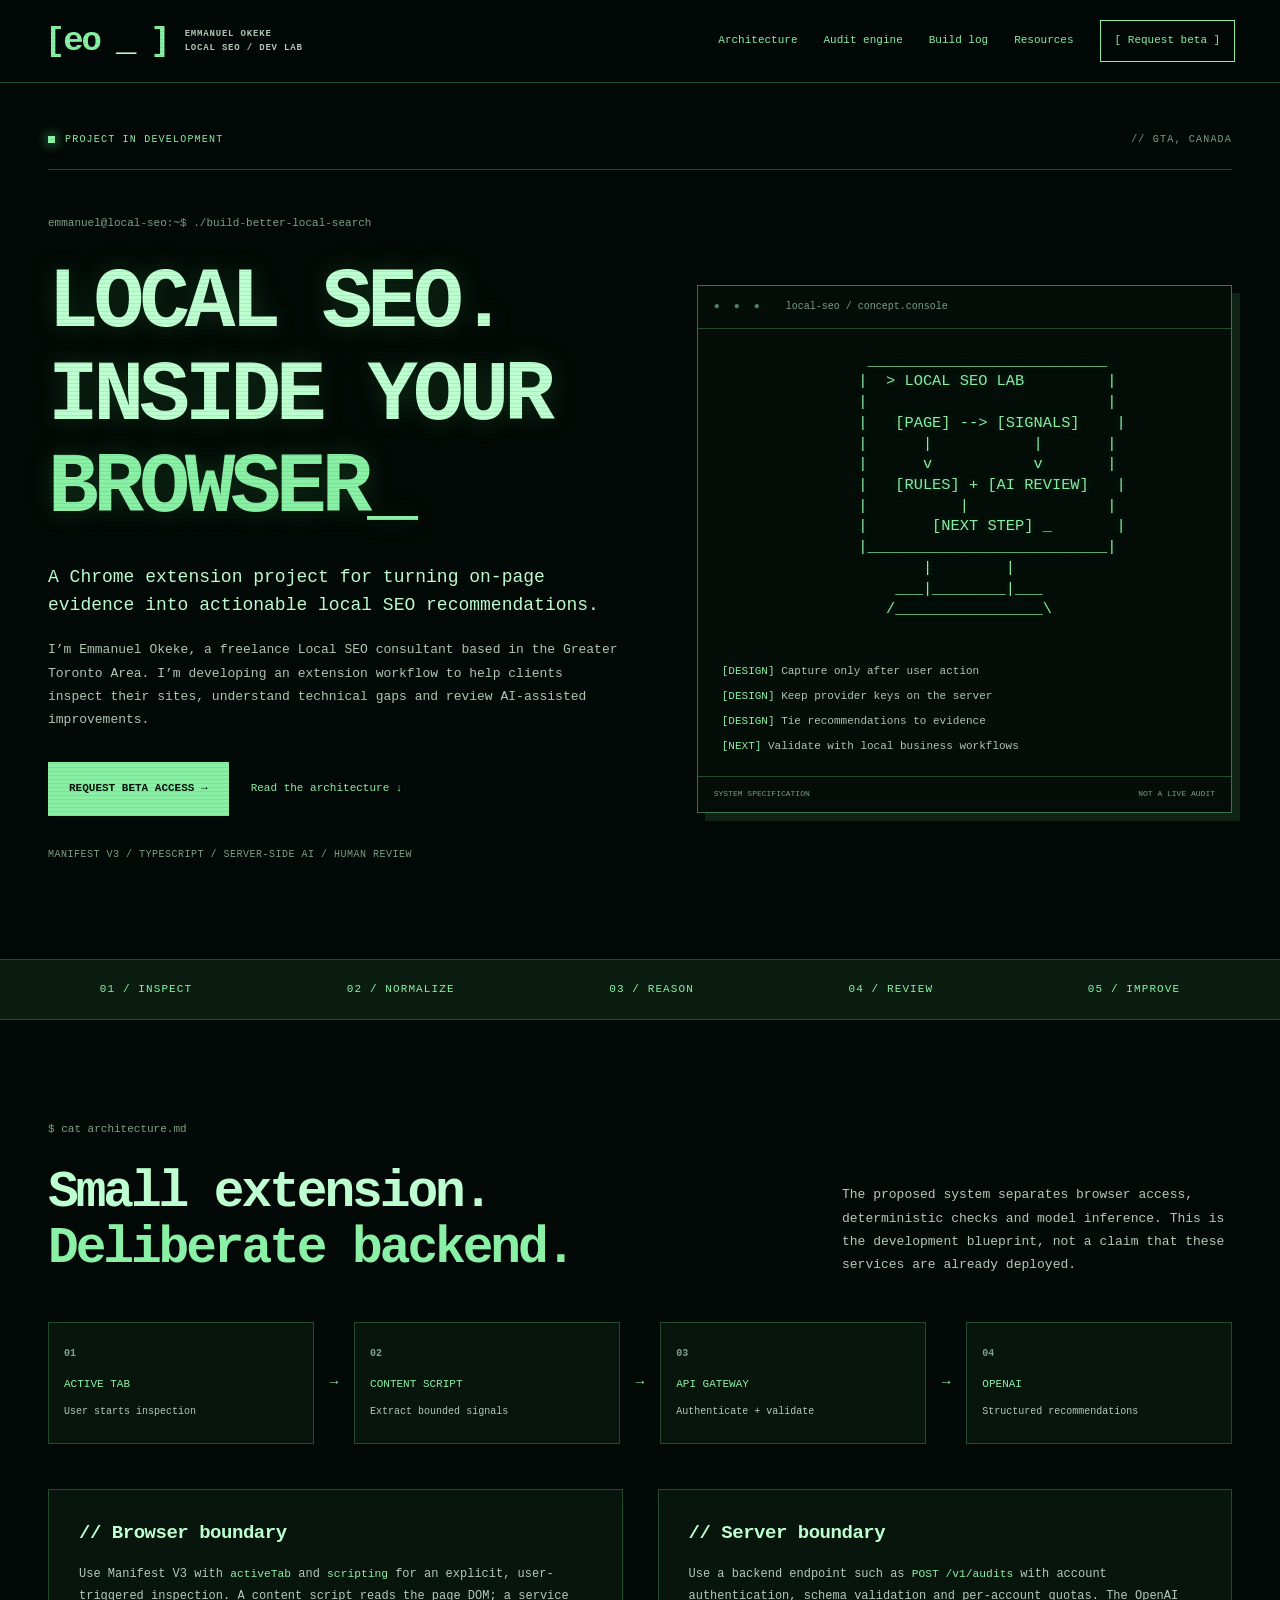
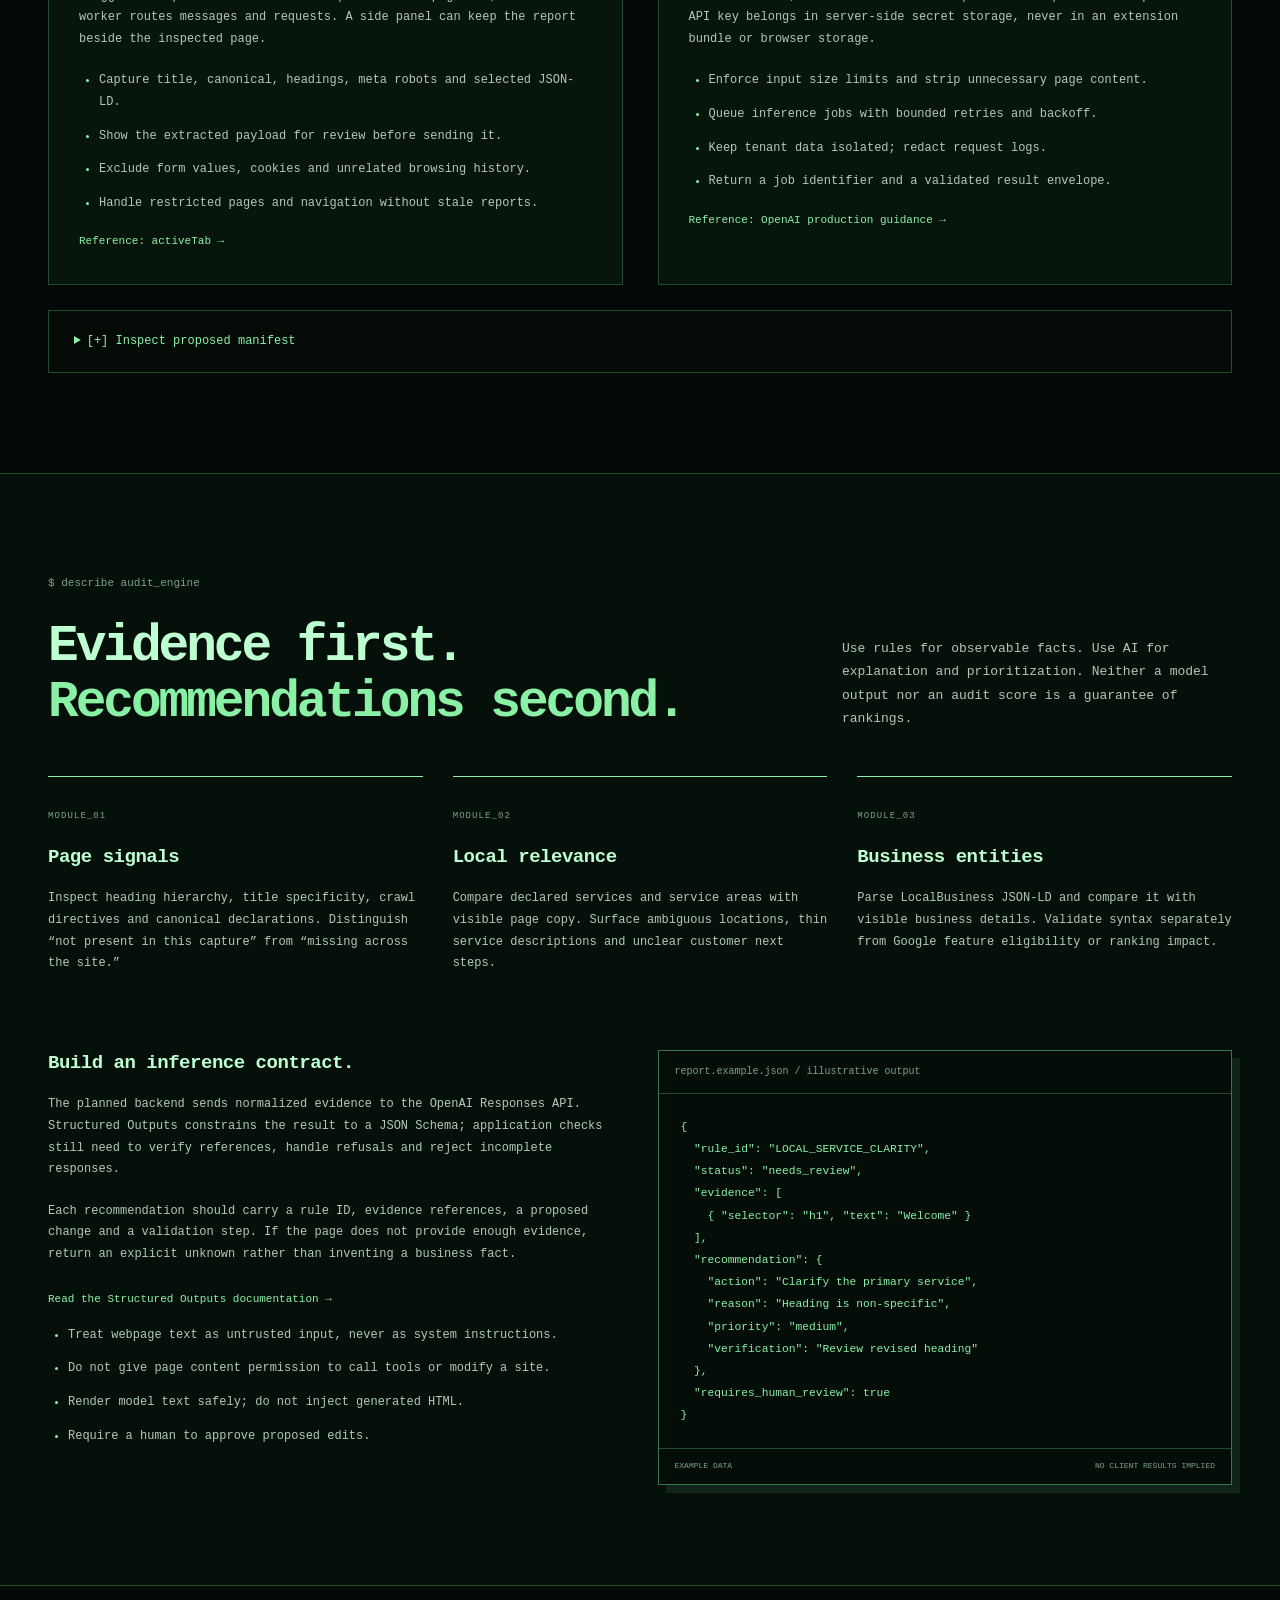
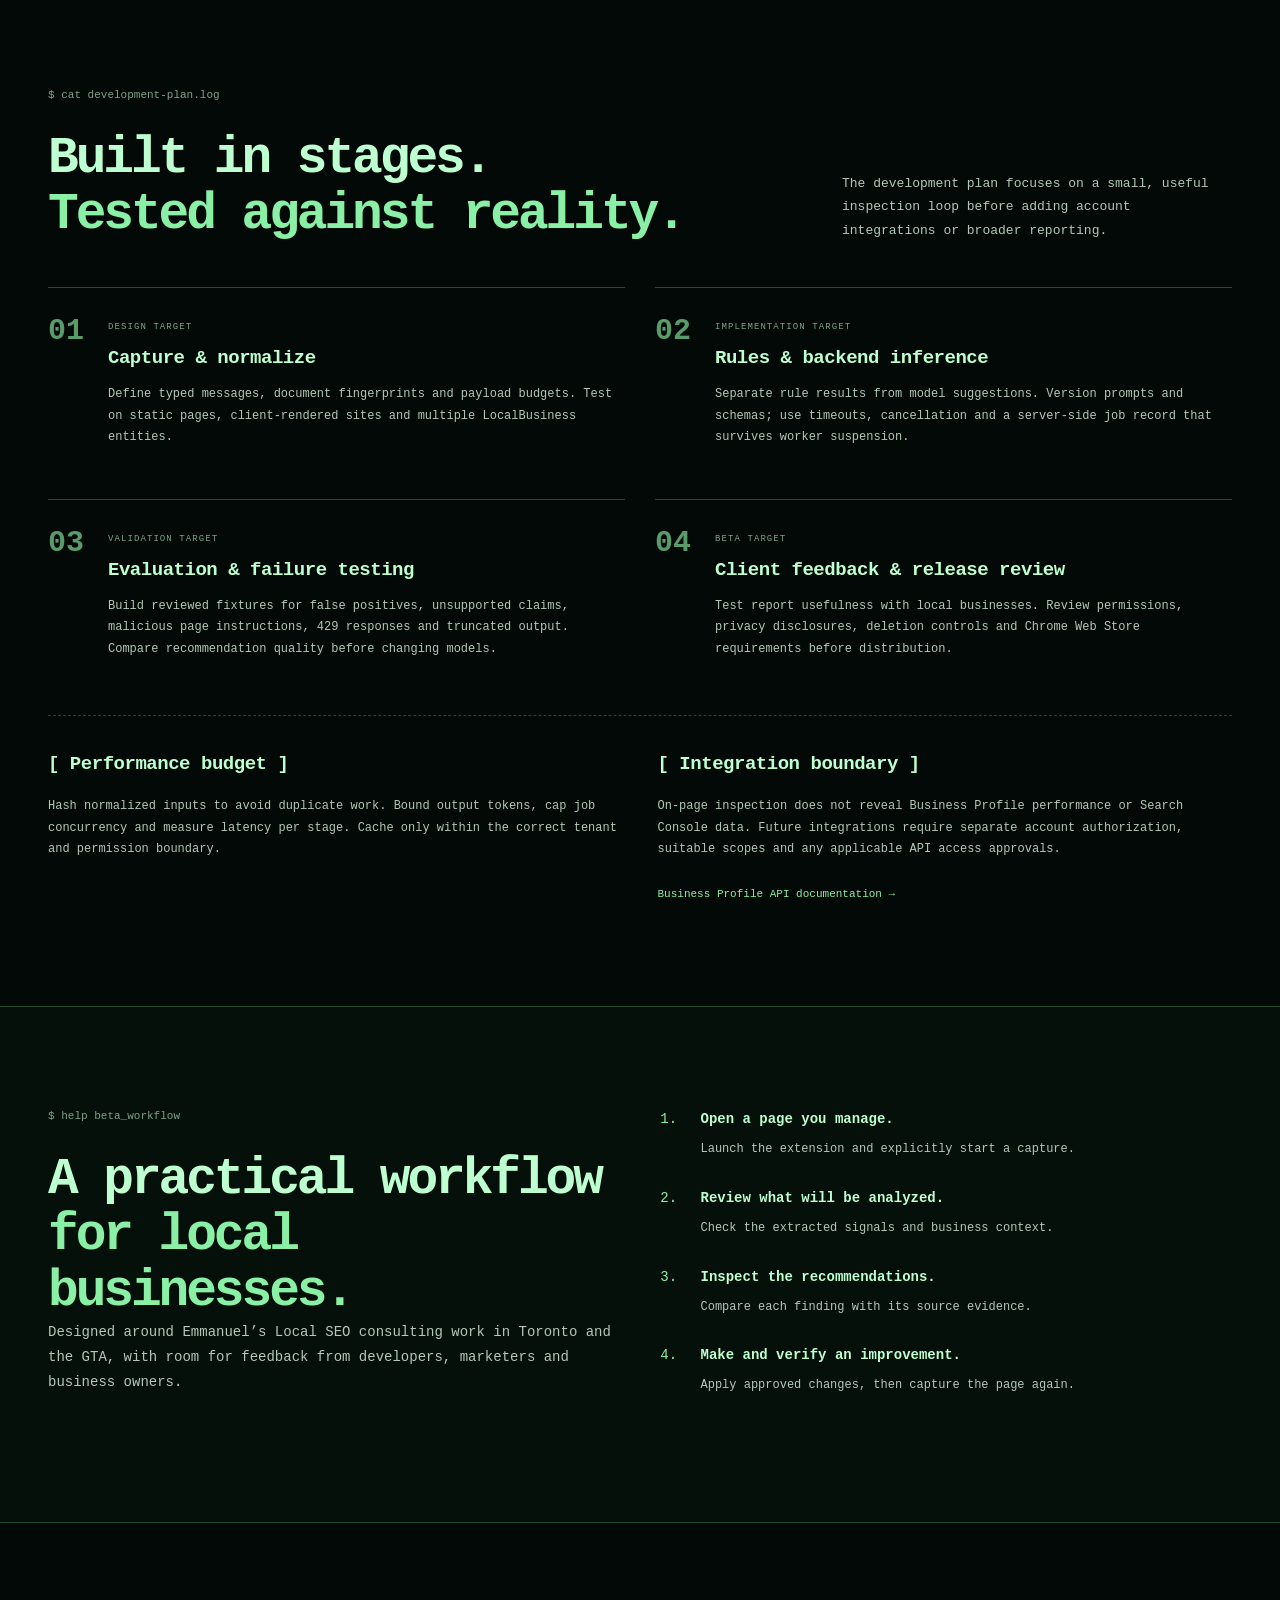
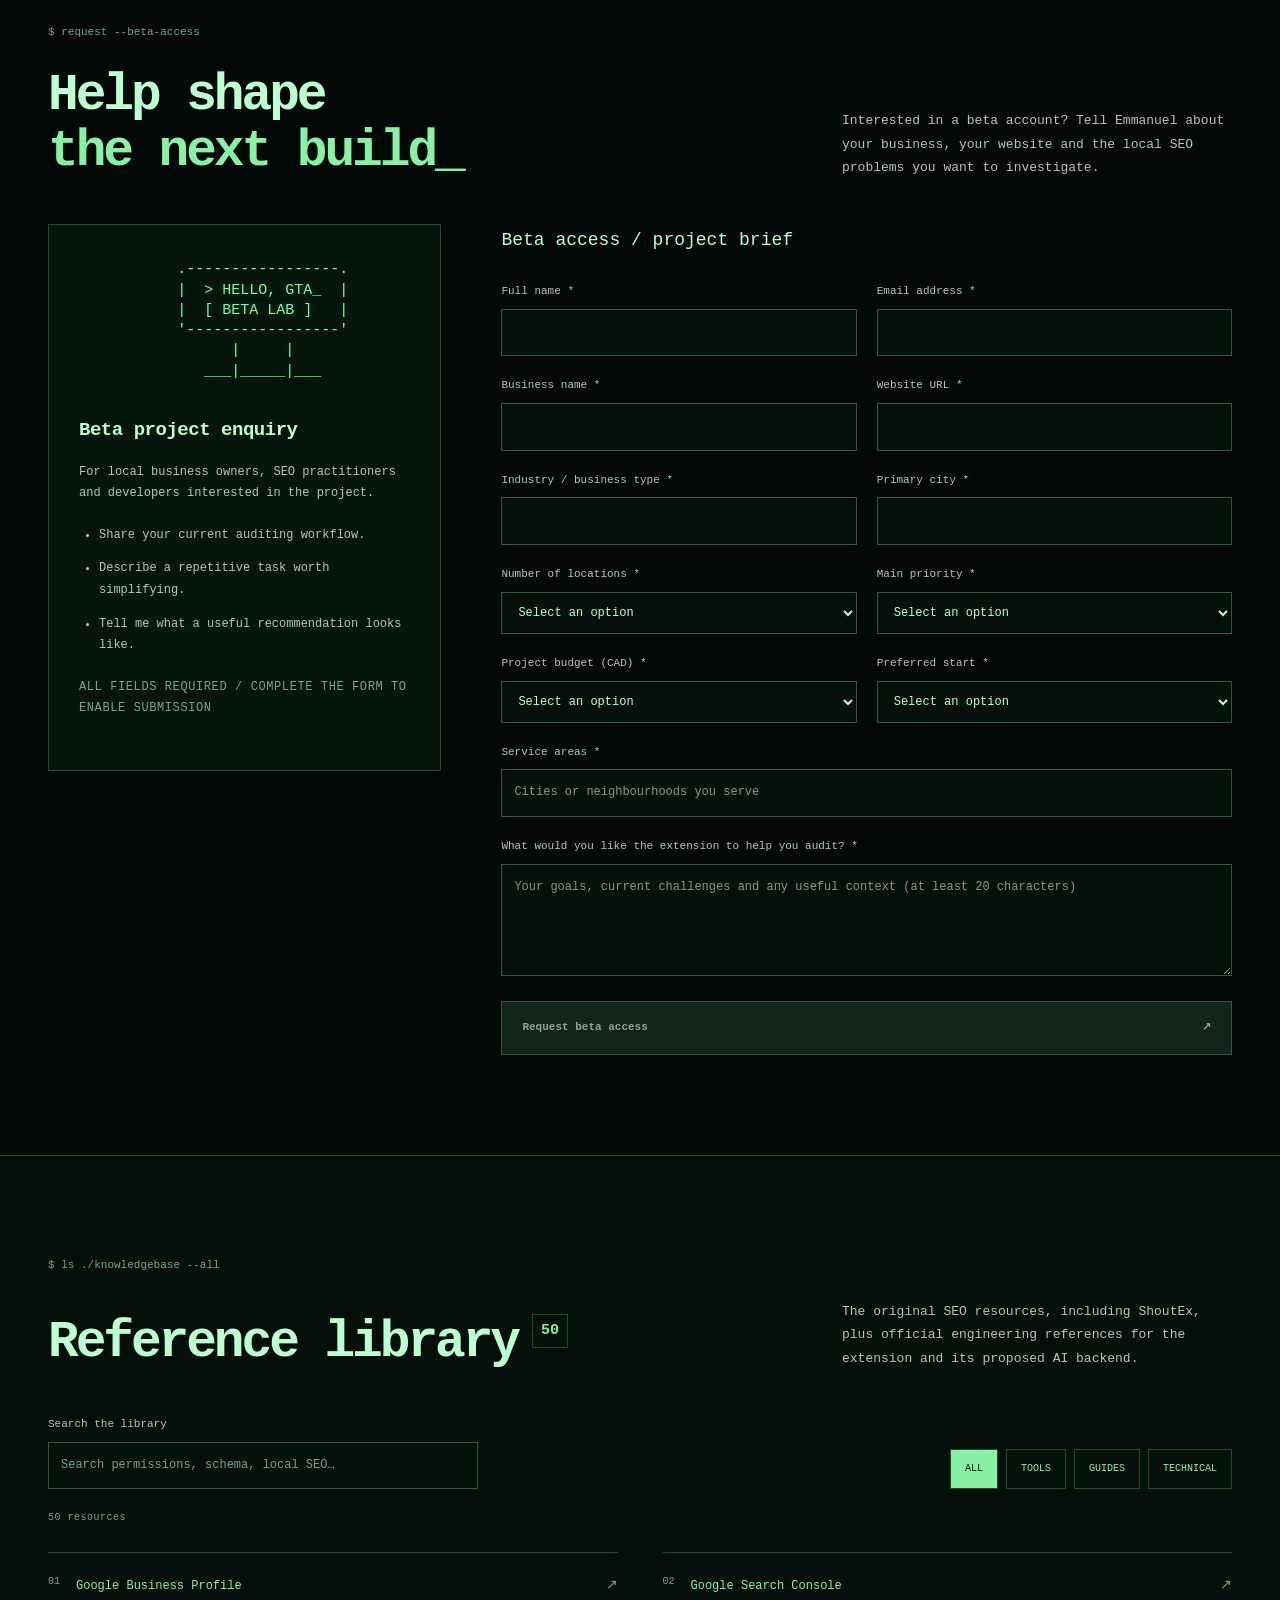
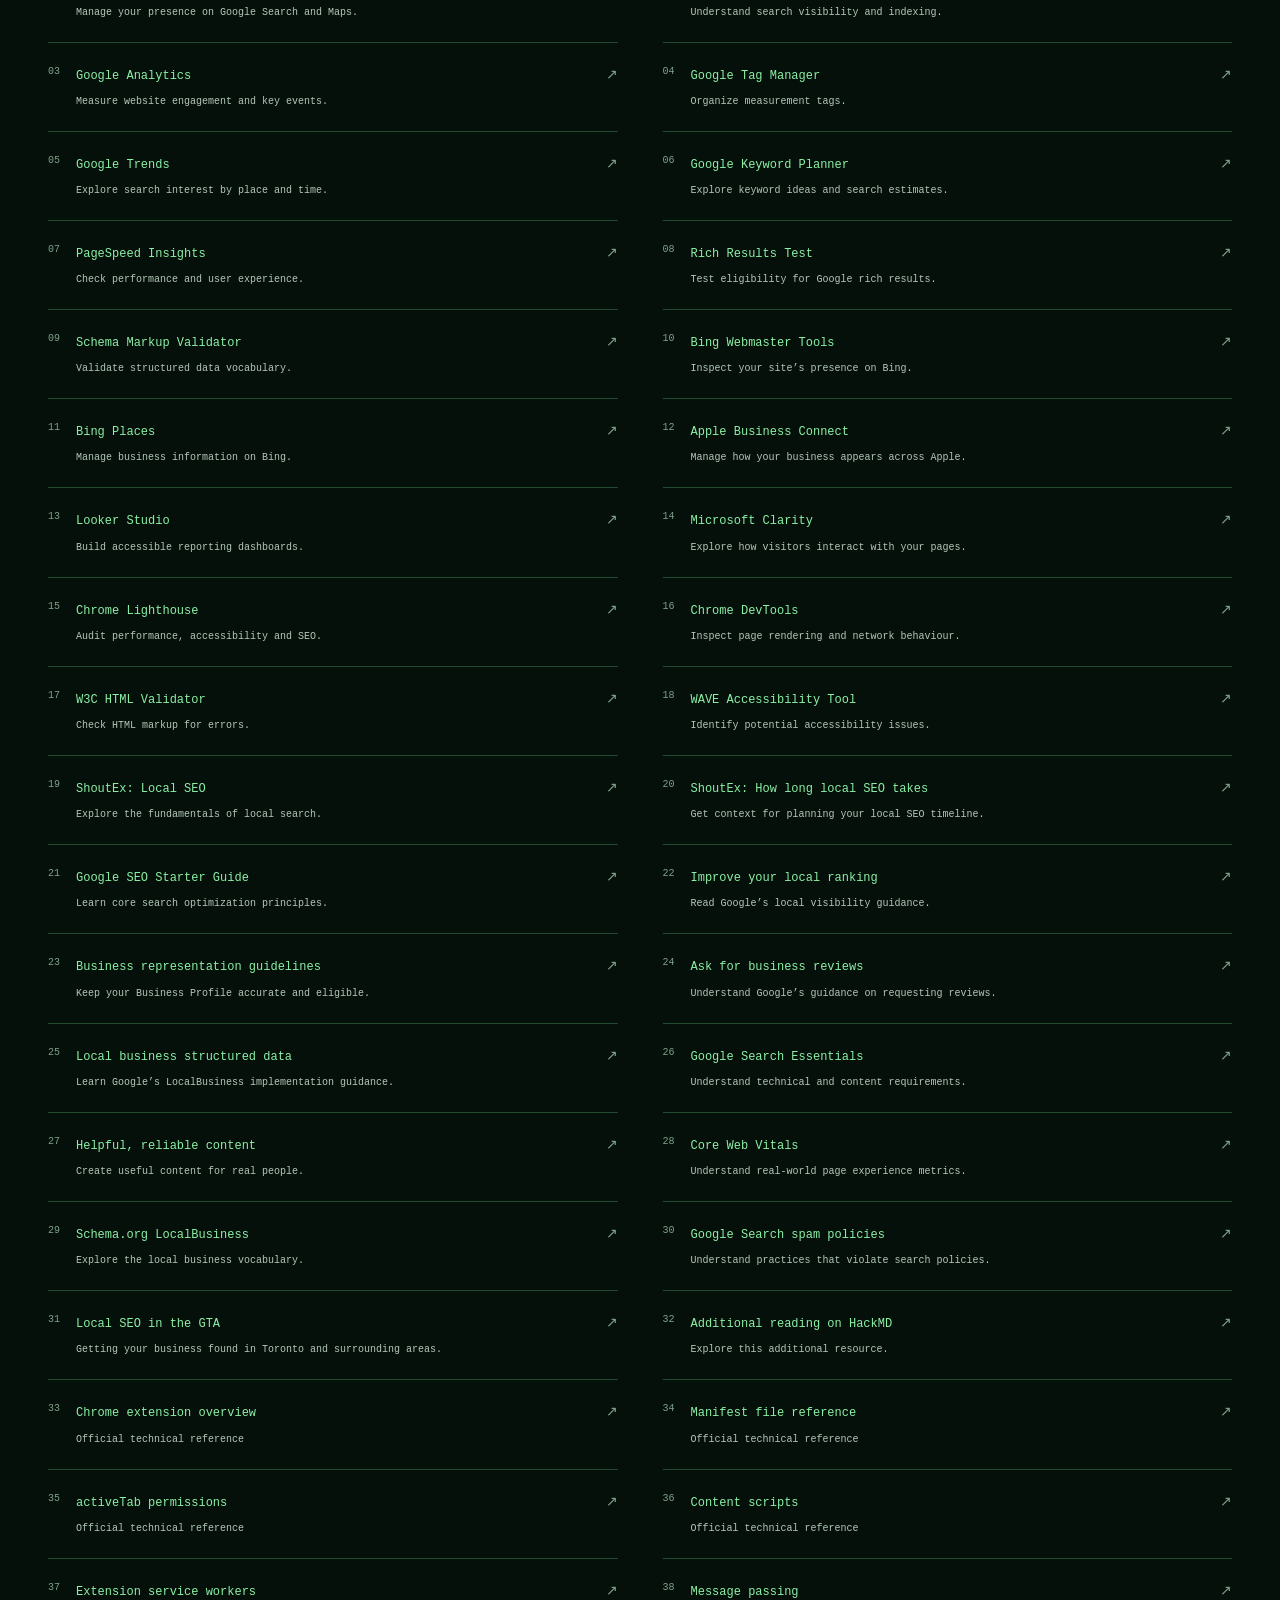
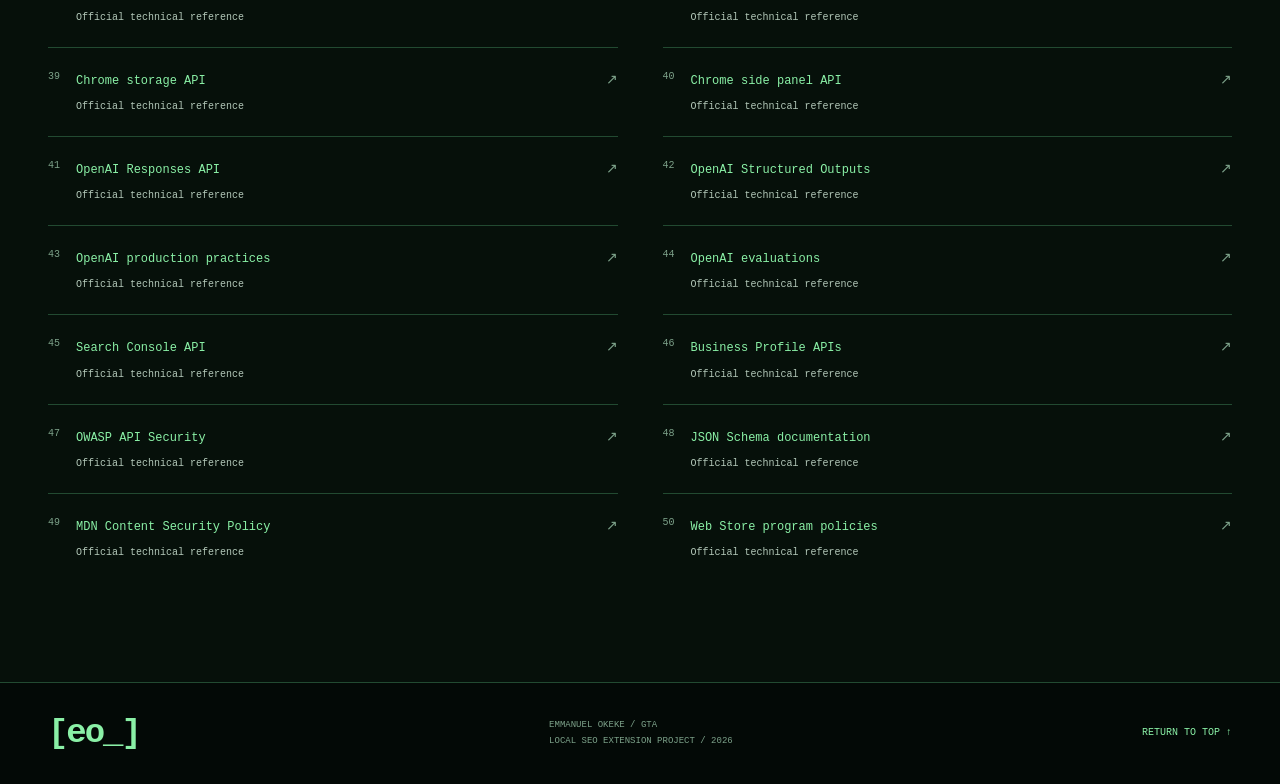
<file: index.html>
<!doctype html><html lang="en-CA"><head><meta charset="utf-8"><meta name="viewport" content="width=device-width, initial-scale=1"><meta name="theme-color" content="#030a06"><meta name="description" content="Emmanuel Okeke’s Local SEO Chrome extension project: Manifest V3, evidence-based audits and a server-side OpenAI recommendation pipeline. Explore the technical plan and enquire about beta access."><meta http-equiv="Content-Security-Policy" content="default-src 'self'; script-src 'self'; style-src 'self'; img-src 'self'; connect-src 'none'; form-action 'none'; base-uri 'none'; object-src 'none'"><title>Okeke / Local SEO Dev Terminal</title><link rel="icon" href="favicon.svg"><link rel="stylesheet" href="styles.css"><script src="script.js" defer></script></head><body><a class="skip" href="#main">Skip to content</a><header><a class="brand" href="#home">[eo<span>_</span>]<small>EMMANUEL OKEKE<br>LOCAL SEO / DEV LAB</small></a><button class="menu" aria-expanded="false" aria-controls="navigation">[ MENU ]</button><nav id="navigation" aria-label="Main navigation"><a href="#architecture">Architecture</a><a href="#engine">Audit engine</a><a href="#build">Build log</a><a href="#resources">Resources</a><a class="nav-cta" href="#contact">[ Request beta ]</a></nav></header><main id="main">
<section id="home" class="hero wrap"><div class="status"><span class="led"></span> PROJECT IN DEVELOPMENT <span>// GTA, CANADA</span></div><div class="hero-grid"><div><p class="command">emmanuel@local-seo:~$ ./build-better-local-search</p><h1>LOCAL SEO.<br>INSIDE YOUR<br><span>BROWSER_</span></h1><p class="lead">A Chrome extension project for turning on-page evidence into actionable local SEO recommendations.</p><p>I’m Emmanuel Okeke, a freelance Local SEO consultant based in the Greater Toronto Area. I’m developing an extension workflow to help clients inspect their sites, understand technical gaps and review AI-assisted improvements.</p><div class="actions"><a class="button" href="#contact">REQUEST BETA ACCESS →</a><a class="plain" href="#architecture">Read the architecture ↓</a></div><p class="micro">MANIFEST V3 / TYPESCRIPT / SERVER-SIDE AI / HUMAN REVIEW</p></div><div class="terminal"><div class="bar"><span>● ● ●</span> local-seo / concept.console</div><pre class="ascii" aria-label="ASCII drawing of a computer terminal">
       __________________________
      |  &gt; LOCAL SEO LAB         |
      |                          |
      |   [PAGE] --&gt; [SIGNALS]    |
      |      |           |       |
      |      v           v       |
      |   [RULES] + [AI REVIEW]   |
      |          |               |
      |       [NEXT STEP] _       |
      |__________________________|
             |        |
          ___|________|___
         /________________\
</pre><div class="boot"><p><b>[DESIGN]</b> Capture only after user action</p><p><b>[DESIGN]</b> Keep provider keys on the server</p><p><b>[DESIGN]</b> Tie recommendations to evidence</p><p><b>[NEXT]</b> Validate with local business workflows</p></div><div class="terminal-foot">SYSTEM SPECIFICATION <span>NOT A LIVE AUDIT</span></div></div></div></section>
<div class="ticker"><span>01 / INSPECT</span><span>02 / NORMALIZE</span><span>03 / REASON</span><span>04 / REVIEW</span><span>05 / IMPROVE</span></div>
<section id="architecture" class="wrap section"><p class="command">$ cat architecture.md</p><div class="heading"><h2>Small extension.<br><span>Deliberate backend.</span></h2><p>The proposed system separates browser access, deterministic checks and model inference. This is the development blueprint, not a claim that these services are already deployed.</p></div><div class="pipeline" aria-label="Proposed request pipeline"><div><b>01</b> ACTIVE TAB<small>User starts inspection</small></div><span>→</span><div><b>02</b> CONTENT SCRIPT<small>Extract bounded signals</small></div><span>→</span><div><b>03</b> API GATEWAY<small>Authenticate + validate</small></div><span>→</span><div><b>04</b> OPENAI<small>Structured recommendations</small></div></div><div class="two"><article class="panel"><h3>// Browser boundary</h3><p>Use Manifest V3 with <code>activeTab</code> and <code>scripting</code> for an explicit, user-triggered inspection. A content script reads the page DOM; a service worker routes messages and requests. A side panel can keep the report beside the inspected page.</p><ul><li>Capture title, canonical, headings, meta robots and selected JSON-LD.</li><li>Show the extracted payload for review before sending it.</li><li>Exclude form values, cookies and unrelated browsing history.</li><li>Handle restricted pages and navigation without stale reports.</li></ul><a href="https://developer.chrome.com/docs/extensions/develop/concepts/activeTab">Reference: activeTab →</a></article><article class="panel"><h3>// Server boundary</h3><p>Use a backend endpoint such as <code>POST /v1/audits</code> with account authentication, schema validation and per-account quotas. The OpenAI API key belongs in server-side secret storage, never in an extension bundle or browser storage.</p><ul><li>Enforce input size limits and strip unnecessary page content.</li><li>Queue inference jobs with bounded retries and backoff.</li><li>Keep tenant data isolated; redact request logs.</li><li>Return a job identifier and a validated result envelope.</li></ul><a href="https://developers.openai.com/api/docs/guides/production-best-practices">Reference: OpenAI production guidance →</a></article></div><details><summary>[+] Inspect proposed manifest</summary><pre><code>{
  "manifest_version": 3,
  "name": "Okeke Local SEO Lab",
  "version": "0.1.0",
  "permissions": ["activeTab", "scripting", "storage", "sidePanel"],
  "background": { "service_worker": "worker.js", "type": "module" },
  "action": { "default_title": "Inspect local SEO signals" },
  "side_panel": { "default_path": "panel.html" }
}</code></pre><p class="micro">Illustrative configuration. Add a narrowly scoped backend host permission for the actual deployed API origin. No backend origin has been assigned.</p></details></section>
<section id="engine" class="section shaded"><div class="wrap"><p class="command">$ describe audit_engine</p><div class="heading"><h2>Evidence first.<br><span>Recommendations second.</span></h2><p>Use rules for observable facts. Use AI for explanation and prioritization. Neither a model output nor an audit score is a guarantee of rankings.</p></div><div class="three"><article><span class="tag">MODULE_01</span><h3>Page signals</h3><p>Inspect heading hierarchy, title specificity, crawl directives and canonical declarations. Distinguish “not present in this capture” from “missing across the site.”</p></article><article><span class="tag">MODULE_02</span><h3>Local relevance</h3><p>Compare declared services and service areas with visible page copy. Surface ambiguous locations, thin service descriptions and unclear customer next steps.</p></article><article><span class="tag">MODULE_03</span><h3>Business entities</h3><p>Parse LocalBusiness JSON-LD and compare it with visible business details. Validate syntax separately from Google feature eligibility or ranking impact.</p></article></div><div class="two engine-bottom"><div><h3>Build an inference contract.</h3><p>The planned backend sends normalized evidence to the OpenAI Responses API. Structured Outputs constrains the result to a JSON Schema; application checks still need to verify references, handle refusals and reject incomplete responses.</p><p>Each recommendation should carry a rule ID, evidence references, a proposed change and a validation step. If the page does not provide enough evidence, return an explicit unknown rather than inventing a business fact.</p><a href="https://developers.openai.com/api/docs/guides/structured-outputs">Read the Structured Outputs documentation →</a><ul><li>Treat webpage text as untrusted input, never as system instructions.</li><li>Do not give page content permission to call tools or modify a site.</li><li>Render model text safely; do not inject generated HTML.</li><li>Require a human to approve proposed edits.</li></ul></div><div class="terminal"><div class="bar">report.example.json / illustrative output</div><pre><code>{
  "rule_id": "LOCAL_SERVICE_CLARITY",
  "status": "needs_review",
  "evidence": [
    { "selector": "h1", "text": "Welcome" }
  ],
  "recommendation": {
    "action": "Clarify the primary service",
    "reason": "Heading is non-specific",
    "priority": "medium",
    "verification": "Review revised heading"
  },
  "requires_human_review": true
}</code></pre><div class="terminal-foot">EXAMPLE DATA <span>NO CLIENT RESULTS IMPLIED</span></div></div></div></div></section>
<section id="build" class="wrap section"><p class="command">$ cat development-plan.log</p><div class="heading"><h2>Built in stages.<br><span>Tested against reality.</span></h2><p>The development plan focuses on a small, useful inspection loop before adding account integrations or broader reporting.</p></div><div class="roadmap"><article><b>01</b><div><span class="tag">DESIGN TARGET</span><h3>Capture & normalize</h3><p>Define typed messages, document fingerprints and payload budgets. Test on static pages, client-rendered sites and multiple LocalBusiness entities.</p></div></article><article><b>02</b><div><span class="tag">IMPLEMENTATION TARGET</span><h3>Rules & backend inference</h3><p>Separate rule results from model suggestions. Version prompts and schemas; use timeouts, cancellation and a server-side job record that survives worker suspension.</p></div></article><article><b>03</b><div><span class="tag">VALIDATION TARGET</span><h3>Evaluation & failure testing</h3><p>Build reviewed fixtures for false positives, unsupported claims, malicious page instructions, 429 responses and truncated output. Compare recommendation quality before changing models.</p></div></article><article><b>04</b><div><span class="tag">BETA TARGET</span><h3>Client feedback & release review</h3><p>Test report usefulness with local businesses. Review permissions, privacy disclosures, deletion controls and Chrome Web Store requirements before distribution.</p></div></article></div><div class="two notes"><article><h3>[ Performance budget ]</h3><p>Hash normalized inputs to avoid duplicate work. Bound output tokens, cap job concurrency and measure latency per stage. Cache only within the correct tenant and permission boundary.</p></article><article><h3>[ Integration boundary ]</h3><p>On-page inspection does not reveal Business Profile performance or Search Console data. Future integrations require separate account authorization, suitable scopes and any applicable API access approvals.</p><a href="https://developers.google.com/my-business/">Business Profile API documentation →</a></article></div></section>
<section class="shaded section"><div class="wrap two"><div><p class="command">$ help beta_workflow</p><h2>A practical workflow<br><span>for local businesses.</span></h2><p>Designed around Emmanuel’s Local SEO consulting work in Toronto and the GTA, with room for feedback from developers, marketers and business owners.</p></div><ol class="workflow"><li><b>Open a page you manage.</b><span>Launch the extension and explicitly start a capture.</span></li><li><b>Review what will be analyzed.</b><span>Check the extracted signals and business context.</span></li><li><b>Inspect the recommendations.</b><span>Compare each finding with its source evidence.</span></li><li><b>Make and verify an improvement.</b><span>Apply approved changes, then capture the page again.</span></li></ol></div></section>
<section id="contact" class="wrap section"><p class="command">$ request --beta-access</p><div class="heading"><h2>Help shape<br><span>the next build_</span></h2><p>Interested in a beta account? Tell Emmanuel about your business, your website and the local SEO problems you want to investigate.</p></div><div class="two contact-layout"><aside class="panel"><pre class="ascii small-art" aria-hidden="true">    .-----------------.
    |  &gt; HELLO, GTA_  |
    |  [ BETA LAB ]   |
    '-----------------'
          |     |
       ___|_____|___</pre><h3>Beta project enquiry</h3><p>For local business owners, SEO practitioners and developers interested in the project.</p><ul><li>Share your current auditing workflow.</li><li>Describe a repetitive task worth simplifying.</li><li>Tell me what a useful recommendation looks like.</li></ul><p class="micro">ALL FIELDS REQUIRED / COMPLETE THE FORM TO ENABLE SUBMISSION</p></aside><form id="contact-form"><fieldset><legend>Beta access / project brief</legend><div class="fields"><label>Full name <span>*</span><input type="text" id="name" autocomplete="name" required maxlength="200"></label><label>Email address <span>*</span><input type="email" id="email" autocomplete="email" required maxlength="200"></label><label>Business name <span>*</span><input type="text" id="business" autocomplete="organization" required maxlength="200"></label><label>Website URL <span>*</span><input type="url" id="website" autocomplete="url" required maxlength="200"></label><label>Industry / business type <span>*</span><input type="text" id="industry" autocomplete="off" required maxlength="200"></label><label>Primary city <span>*</span><input type="text" id="city" autocomplete="address-level2" required maxlength="200"></label><label>Number of locations <span>*</span><select id="locations" required><option value="">Select an option</option><option>1 location</option><option>2–5 locations</option><option>6+ locations</option><option>Service-area business</option></select></label><label>Main priority <span>*</span><select id="priority" required><option value="">Select an option</option><option>Google Business Profile</option><option>Local website visibility</option><option>Technical SEO</option><option>Content & reviews</option><option>An overall local SEO plan</option><option>Chrome extension beta testing</option></select></label><label>Project budget (CAD) <span>*</span><select id="budget" required><option value="">Select an option</option><option>Under $1,000</option><option>$1,000–$2,500</option><option>$2,500–$5,000</option><option>$5,000+</option><option>Still exploring</option></select></label><label>Preferred start <span>*</span><select id="timeline" required><option value="">Select an option</option><option>As soon as practical</option><option>Within 1–3 months</option><option>Within 3–6 months</option><option>Just researching</option></select></label><label class="full">Service areas <span>*</span><input id="areas" required maxlength="300" placeholder="Cities or neighbourhoods you serve"></label><label class="full">What would you like the extension to help you audit? <span>*</span><textarea id="goals" required minlength="20" maxlength="3000" rows="4" placeholder="Your goals, current challenges and any useful context (at least 20 characters)"></textarea></label></div></fieldset><button class="button" type="submit" disabled>Request beta access <span aria-hidden="true">↗</span></button><p id="form-status" class="form-status" role="alert" tabindex="-1" hidden></p></form></div></section>
<section id="resources" class="section shaded"><div class="wrap"><p class="command">$ ls ./knowledgebase --all</p><div class="heading"><h2>Reference library<span class="count">50</span></h2><p>The original SEO resources, including ShoutEx, plus official engineering references for the extension and its proposed AI backend.</p></div><div class="resource-controls"><label for="resource-search">Search the library<input id="resource-search" type="search" placeholder="Search permissions, schema, local SEO…"></label><div class="filters" role="group" aria-label="Resource category"><button data-filter="All" aria-pressed="true">ALL</button><button data-filter="Tools" aria-pressed="false">TOOLS</button><button data-filter="Guides" aria-pressed="false">GUIDES</button><button data-filter="Technical" aria-pressed="false">TECHNICAL</button></div></div><p id="resource-count" class="micro" aria-live="polite">50 resources</p><div class="resource-grid"><a class="resource" href="https://www.google.com/business/" target="_blank" rel="noopener noreferrer" data-category="Tools"><span class="resource-num">01</span><span><strong>Google Business Profile</strong><small>Manage your presence on Google Search and Maps.</small></span><span aria-hidden="true">↗</span></a><a class="resource" href="https://search.google.com/search-console/about" target="_blank" rel="noopener noreferrer" data-category="Tools"><span class="resource-num">02</span><span><strong>Google Search Console</strong><small>Understand search visibility and indexing.</small></span><span aria-hidden="true">↗</span></a><a class="resource" href="https://marketingplatform.google.com/about/analytics/" target="_blank" rel="noopener noreferrer" data-category="Tools"><span class="resource-num">03</span><span><strong>Google Analytics</strong><small>Measure website engagement and key events.</small></span><span aria-hidden="true">↗</span></a><a class="resource" href="https://marketingplatform.google.com/about/tag-manager/" target="_blank" rel="noopener noreferrer" data-category="Tools"><span class="resource-num">04</span><span><strong>Google Tag Manager</strong><small>Organize measurement tags.</small></span><span aria-hidden="true">↗</span></a><a class="resource" href="https://trends.google.com/trends/" target="_blank" rel="noopener noreferrer" data-category="Tools"><span class="resource-num">05</span><span><strong>Google Trends</strong><small>Explore search interest by place and time.</small></span><span aria-hidden="true">↗</span></a><a class="resource" href="https://ads.google.com/home/tools/keyword-planner/" target="_blank" rel="noopener noreferrer" data-category="Tools"><span class="resource-num">06</span><span><strong>Google Keyword Planner</strong><small>Explore keyword ideas and search estimates.</small></span><span aria-hidden="true">↗</span></a><a class="resource" href="https://pagespeed.web.dev/" target="_blank" rel="noopener noreferrer" data-category="Tools"><span class="resource-num">07</span><span><strong>PageSpeed Insights</strong><small>Check performance and user experience.</small></span><span aria-hidden="true">↗</span></a><a class="resource" href="https://search.google.com/test/rich-results" target="_blank" rel="noopener noreferrer" data-category="Tools"><span class="resource-num">08</span><span><strong>Rich Results Test</strong><small>Test eligibility for Google rich results.</small></span><span aria-hidden="true">↗</span></a><a class="resource" href="https://validator.schema.org/" target="_blank" rel="noopener noreferrer" data-category="Tools"><span class="resource-num">09</span><span><strong>Schema Markup Validator</strong><small>Validate structured data vocabulary.</small></span><span aria-hidden="true">↗</span></a><a class="resource" href="https://www.bing.com/webmasters/about" target="_blank" rel="noopener noreferrer" data-category="Tools"><span class="resource-num">10</span><span><strong>Bing Webmaster Tools</strong><small>Inspect your site’s presence on Bing.</small></span><span aria-hidden="true">↗</span></a><a class="resource" href="https://www.bingplaces.com/" target="_blank" rel="noopener noreferrer" data-category="Tools"><span class="resource-num">11</span><span><strong>Bing Places</strong><small>Manage business information on Bing.</small></span><span aria-hidden="true">↗</span></a><a class="resource" href="https://businessconnect.apple.com/" target="_blank" rel="noopener noreferrer" data-category="Tools"><span class="resource-num">12</span><span><strong>Apple Business Connect</strong><small>Manage how your business appears across Apple.</small></span><span aria-hidden="true">↗</span></a><a class="resource" href="https://lookerstudio.google.com/overview" target="_blank" rel="noopener noreferrer" data-category="Tools"><span class="resource-num">13</span><span><strong>Looker Studio</strong><small>Build accessible reporting dashboards.</small></span><span aria-hidden="true">↗</span></a><a class="resource" href="https://clarity.microsoft.com/" target="_blank" rel="noopener noreferrer" data-category="Tools"><span class="resource-num">14</span><span><strong>Microsoft Clarity</strong><small>Explore how visitors interact with your pages.</small></span><span aria-hidden="true">↗</span></a><a class="resource" href="https://developer.chrome.com/docs/lighthouse/overview/" target="_blank" rel="noopener noreferrer" data-category="Tools"><span class="resource-num">15</span><span><strong>Chrome Lighthouse</strong><small>Audit performance, accessibility and SEO.</small></span><span aria-hidden="true">↗</span></a><a class="resource" href="https://developer.chrome.com/docs/devtools/" target="_blank" rel="noopener noreferrer" data-category="Tools"><span class="resource-num">16</span><span><strong>Chrome DevTools</strong><small>Inspect page rendering and network behaviour.</small></span><span aria-hidden="true">↗</span></a><a class="resource" href="https://validator.w3.org/" target="_blank" rel="noopener noreferrer" data-category="Tools"><span class="resource-num">17</span><span><strong>W3C HTML Validator</strong><small>Check HTML markup for errors.</small></span><span aria-hidden="true">↗</span></a><a class="resource" href="https://wave.webaim.org/" target="_blank" rel="noopener noreferrer" data-category="Tools"><span class="resource-num">18</span><span><strong>WAVE Accessibility Tool</strong><small>Identify potential accessibility issues.</small></span><span aria-hidden="true">↗</span></a><a class="resource" href="https://hub.shoutex.com/local-seo/" target="_blank" rel="noopener noreferrer" data-category="Guides"><span class="resource-num">19</span><span><strong>ShoutEx: Local SEO</strong><small>Explore the fundamentals of local search.</small></span><span aria-hidden="true">↗</span></a><a class="resource" href="https://hub.shoutex.com/local-seo/how-long-local-seo-takes/" target="_blank" rel="noopener noreferrer" data-category="Guides"><span class="resource-num">20</span><span><strong>ShoutEx: How long local SEO takes</strong><small>Get context for planning your local SEO timeline.</small></span><span aria-hidden="true">↗</span></a><a class="resource" href="https://developers.google.com/search/docs/fundamentals/seo-starter-guide" target="_blank" rel="noopener noreferrer" data-category="Guides"><span class="resource-num">21</span><span><strong>Google SEO Starter Guide</strong><small>Learn core search optimization principles.</small></span><span aria-hidden="true">↗</span></a><a class="resource" href="https://support.google.com/business/answer/7091" target="_blank" rel="noopener noreferrer" data-category="Guides"><span class="resource-num">22</span><span><strong>Improve your local ranking</strong><small>Read Google’s local visibility guidance.</small></span><span aria-hidden="true">↗</span></a><a class="resource" href="https://support.google.com/business/answer/3038177" target="_blank" rel="noopener noreferrer" data-category="Guides"><span class="resource-num">23</span><span><strong>Business representation guidelines</strong><small>Keep your Business Profile accurate and eligible.</small></span><span aria-hidden="true">↗</span></a><a class="resource" href="https://support.google.com/business/answer/3474122" target="_blank" rel="noopener noreferrer" data-category="Guides"><span class="resource-num">24</span><span><strong>Ask for business reviews</strong><small>Understand Google’s guidance on requesting reviews.</small></span><span aria-hidden="true">↗</span></a><a class="resource" href="https://developers.google.com/search/docs/appearance/structured-data/local-business" target="_blank" rel="noopener noreferrer" data-category="Guides"><span class="resource-num">25</span><span><strong>Local business structured data</strong><small>Learn Google’s LocalBusiness implementation guidance.</small></span><span aria-hidden="true">↗</span></a><a class="resource" href="https://developers.google.com/search/docs/essentials" target="_blank" rel="noopener noreferrer" data-category="Guides"><span class="resource-num">26</span><span><strong>Google Search Essentials</strong><small>Understand technical and content requirements.</small></span><span aria-hidden="true">↗</span></a><a class="resource" href="https://developers.google.com/search/docs/fundamentals/creating-helpful-content" target="_blank" rel="noopener noreferrer" data-category="Guides"><span class="resource-num">27</span><span><strong>Helpful, reliable content</strong><small>Create useful content for real people.</small></span><span aria-hidden="true">↗</span></a><a class="resource" href="https://web.dev/articles/vitals" target="_blank" rel="noopener noreferrer" data-category="Guides"><span class="resource-num">28</span><span><strong>Core Web Vitals</strong><small>Understand real-world page experience metrics.</small></span><span aria-hidden="true">↗</span></a><a class="resource" href="https://schema.org/LocalBusiness" target="_blank" rel="noopener noreferrer" data-category="Guides"><span class="resource-num">29</span><span><strong>Schema.org LocalBusiness</strong><small>Explore the local business vocabulary.</small></span><span aria-hidden="true">↗</span></a><a class="resource" href="https://developers.google.com/search/docs/essentials/spam-policies" target="_blank" rel="noopener noreferrer" data-category="Guides"><span class="resource-num">30</span><span><strong>Google Search spam policies</strong><small>Understand practices that violate search policies.</small></span><span aria-hidden="true">↗</span></a><a class="resource" href="https://telegra.ph/Local-SEO-in-the-GTA-How-to-Get-Your-Business-Found-in-Toronto-and-Surrounding-11-04" target="_blank" rel="noopener noreferrer" data-category="Guides"><span class="resource-num">31</span><span><strong>Local SEO in the GTA</strong><small>Getting your business found in Toronto and surrounding areas.</small></span><span aria-hidden="true">↗</span></a><a class="resource" href="https://hackmd.io/@fs_4uwvyQDygT19ZMN5bZg/SySqL7uTMg" target="_blank" rel="noopener noreferrer" data-category="Guides"><span class="resource-num">32</span><span><strong>Additional reading on HackMD</strong><small>Explore this additional resource.</small></span><span aria-hidden="true">↗</span></a><a class="resource" href="https://developer.chrome.com/docs/extensions/" target="_blank" rel="noopener noreferrer" data-category="Technical"><span class="resource-num">33</span><span><strong>Chrome extension overview</strong><small>Official technical reference</small></span><span aria-hidden="true">↗</span></a><a class="resource" href="https://developer.chrome.com/docs/extensions/reference/manifest" target="_blank" rel="noopener noreferrer" data-category="Technical"><span class="resource-num">34</span><span><strong>Manifest file reference</strong><small>Official technical reference</small></span><span aria-hidden="true">↗</span></a><a class="resource" href="https://developer.chrome.com/docs/extensions/develop/concepts/activeTab" target="_blank" rel="noopener noreferrer" data-category="Technical"><span class="resource-num">35</span><span><strong>activeTab permissions</strong><small>Official technical reference</small></span><span aria-hidden="true">↗</span></a><a class="resource" href="https://developer.chrome.com/docs/extensions/develop/concepts/content-scripts" target="_blank" rel="noopener noreferrer" data-category="Technical"><span class="resource-num">36</span><span><strong>Content scripts</strong><small>Official technical reference</small></span><span aria-hidden="true">↗</span></a><a class="resource" href="https://developer.chrome.com/docs/extensions/develop/concepts/service-workers" target="_blank" rel="noopener noreferrer" data-category="Technical"><span class="resource-num">37</span><span><strong>Extension service workers</strong><small>Official technical reference</small></span><span aria-hidden="true">↗</span></a><a class="resource" href="https://developer.chrome.com/docs/extensions/develop/concepts/messaging" target="_blank" rel="noopener noreferrer" data-category="Technical"><span class="resource-num">38</span><span><strong>Message passing</strong><small>Official technical reference</small></span><span aria-hidden="true">↗</span></a><a class="resource" href="https://developer.chrome.com/docs/extensions/reference/api/storage" target="_blank" rel="noopener noreferrer" data-category="Technical"><span class="resource-num">39</span><span><strong>Chrome storage API</strong><small>Official technical reference</small></span><span aria-hidden="true">↗</span></a><a class="resource" href="https://developer.chrome.com/docs/extensions/reference/api/sidePanel" target="_blank" rel="noopener noreferrer" data-category="Technical"><span class="resource-num">40</span><span><strong>Chrome side panel API</strong><small>Official technical reference</small></span><span aria-hidden="true">↗</span></a><a class="resource" href="https://developers.openai.com/api/reference/responses/overview" target="_blank" rel="noopener noreferrer" data-category="Technical"><span class="resource-num">41</span><span><strong>OpenAI Responses API</strong><small>Official technical reference</small></span><span aria-hidden="true">↗</span></a><a class="resource" href="https://developers.openai.com/api/docs/guides/structured-outputs" target="_blank" rel="noopener noreferrer" data-category="Technical"><span class="resource-num">42</span><span><strong>OpenAI Structured Outputs</strong><small>Official technical reference</small></span><span aria-hidden="true">↗</span></a><a class="resource" href="https://developers.openai.com/api/docs/guides/production-best-practices" target="_blank" rel="noopener noreferrer" data-category="Technical"><span class="resource-num">43</span><span><strong>OpenAI production practices</strong><small>Official technical reference</small></span><span aria-hidden="true">↗</span></a><a class="resource" href="https://developers.openai.com/api/docs/guides/evals" target="_blank" rel="noopener noreferrer" data-category="Technical"><span class="resource-num">44</span><span><strong>OpenAI evaluations</strong><small>Official technical reference</small></span><span aria-hidden="true">↗</span></a><a class="resource" href="https://developers.google.com/webmaster-tools/" target="_blank" rel="noopener noreferrer" data-category="Technical"><span class="resource-num">45</span><span><strong>Search Console API</strong><small>Official technical reference</small></span><span aria-hidden="true">↗</span></a><a class="resource" href="https://developers.google.com/my-business/" target="_blank" rel="noopener noreferrer" data-category="Technical"><span class="resource-num">46</span><span><strong>Business Profile APIs</strong><small>Official technical reference</small></span><span aria-hidden="true">↗</span></a><a class="resource" href="https://owasp.org/www-project-api-security/" target="_blank" rel="noopener noreferrer" data-category="Technical"><span class="resource-num">47</span><span><strong>OWASP API Security</strong><small>Official technical reference</small></span><span aria-hidden="true">↗</span></a><a class="resource" href="https://json-schema.org/learn/getting-started-step-by-step" target="_blank" rel="noopener noreferrer" data-category="Technical"><span class="resource-num">48</span><span><strong>JSON Schema documentation</strong><small>Official technical reference</small></span><span aria-hidden="true">↗</span></a><a class="resource" href="https://developer.mozilla.org/en-US/docs/Web/HTTP/CSP" target="_blank" rel="noopener noreferrer" data-category="Technical"><span class="resource-num">49</span><span><strong>MDN Content Security Policy</strong><small>Official technical reference</small></span><span aria-hidden="true">↗</span></a><a class="resource" href="https://developer.chrome.com/docs/webstore/program-policies/" target="_blank" rel="noopener noreferrer" data-category="Technical"><span class="resource-num">50</span><span><strong>Web Store program policies</strong><small>Official technical reference</small></span><span aria-hidden="true">↗</span></a></div><p id="no-results" hidden>No matching resources. Try another search.</p></div></section></main><footer class="wrap"><a class="brand" href="#home">[eo_]</a><p>EMMANUEL OKEKE / GTA<br>LOCAL SEO EXTENSION PROJECT / <span id="year">2026</span></p><a href="#home">RETURN TO TOP ↑</a></footer></body></html>
</file>
<file: styles.css>
:root{--bg:#030906;--panel:#07150d;--green:#8af0a6;--bright:#bdffd0;--text:#b3c8b9;--dim:#7da28a;--line:#224a31}*{box-sizing:border-box}html{scroll-behavior:smooth;scroll-padding-top:100px}body{margin:0;background:var(--bg);color:var(--text);font:14px/1.8 'Consolas','Courier New',monospace}body:before{content:'';position:fixed;inset:0;pointer-events:none;z-index:50;background:repeating-linear-gradient(transparent 0,transparent 3px,#00000013 3px,#00000013 4px)}a{color:var(--green);text-decoration:none}a:hover{text-decoration:underline;text-underline-offset:5px}button,input,select,textarea{font:inherit}button{cursor:pointer}button,a,input,select,textarea,summary{touch-action:manipulation}a:focus-visible,button:focus-visible,input:focus-visible,select:focus-visible,textarea:focus-visible,summary:focus-visible{outline:2px solid var(--bright);outline-offset:5px}p{margin:0 0 20px}h1,h2,h3{color:var(--bright);line-height:1.1;margin:0;font-weight:700;letter-spacing:-.06em}h1{font-size:clamp(44px,6.6vw,94px);text-shadow:0 0 26px #58ed7b30}h1 span,h2 span{color:var(--green)}h2{font-size:clamp(30px,4vw,52px)}h3{font-size:19px;letter-spacing:-.025em;line-height:1.4;margin-bottom:18px}.wrap{width:min(1280px,calc(100% - 96px));margin:auto}.section{padding:100px 0}.shaded{background:#06100a;border-block:1px solid var(--line)}header{display:flex;align-items:center;justify-content:space-between;gap:24px;padding:20px 3.5%;background:#030906f5;border-bottom:1px solid var(--line);position:sticky;top:0;z-index:30}.brand{font-size:34px;font-weight:bold;display:flex;align-items:center;gap:16px;line-height:1.2;letter-spacing:-.06em}.brand span{color:var(--bright)}.brand small{font-size:9px;letter-spacing:.09em;line-height:1.6;color:var(--text)}nav{display:flex;gap:26px;align-items:center;font-size:11px}.nav-cta{border:1px solid var(--green);padding:10px 14px}.menu{display:none}.skip{position:fixed;top:-100px;left:10px;padding:12px;background:var(--green);color:var(--bg);z-index:100}.skip:focus{top:10px}.hero{padding:48px 0 75px}.status{display:flex;gap:10px;align-items:center;color:var(--green);font-size:10px;letter-spacing:.12em;border-bottom:1px solid var(--line);padding-bottom:20px;margin-bottom:44px}.status>span:last-child{margin-left:auto;color:var(--dim)}.led{width:7px;height:7px;background:var(--green);box-shadow:0 0 12px #72ee97}.hero-grid{display:grid;grid-template-columns:1.1fr 1fr;gap:60px;align-items:center}.command{color:var(--dim);font-size:11px;margin-bottom:24px}.lead{font-size:18px;line-height:1.55;color:var(--bright);margin:28px 0 18px}.hero-grid>div>p:not(.lead):not(.command):not(.micro){font-size:13px;max-width:570px}.actions{display:flex;gap:22px;align-items:center;margin:30px 0}.button{background:var(--green);border:1px solid var(--green);color:#031008;font-size:11px;font-weight:bold;padding:16px 20px;display:inline-flex;gap:20px;align-items:center;justify-content:space-between}.button:hover:not(:disabled){background:var(--bright);text-decoration:none}.button:disabled{background:#12251a;border-color:#36513e;color:#8aa992;cursor:not-allowed}.plain{font-size:11px}.micro{font-size:10px;letter-spacing:.05em;color:var(--dim);margin-top:20px}.terminal{border:1px solid #3b7350;background:#040d08;box-shadow:8px 8px 0 #102417}.bar{border-bottom:1px solid var(--line);padding:12px 16px;font-size:10px;color:var(--dim);display:flex;gap:22px}.bar>span{letter-spacing:4px;color:#528366}.ascii{font:clamp(10px,1.2vw,16px)/1.35 'Consolas','Courier New',monospace;color:var(--green);margin:22px auto;width:max-content;max-width:100%;text-shadow:0 0 9px #6ae98b44}.boot{padding:15px 24px;font-size:11px}.boot p{margin:5px 0}.boot b{color:var(--green);font-weight:normal}.terminal-foot{border-top:1px solid var(--line);padding:10px 16px;font-size:8px;display:flex;justify-content:space-between;color:var(--dim);gap:12px}.ticker{display:flex;justify-content:space-around;gap:15px;border-block:1px solid var(--line);background:#0b1c11;padding:20px 30px;color:var(--green);font-size:11px;letter-spacing:.1em}.heading{display:flex;justify-content:space-between;align-items:end;gap:60px;margin-bottom:45px}.heading>p{width:390px;max-width:100%;font-size:13px;margin:0}.pipeline{display:flex;align-items:center;gap:16px;margin-bottom:45px}.pipeline>div{flex:1;padding:22px 15px;border:1px solid var(--line);background:var(--panel);color:var(--green);font-size:11px}.pipeline b{display:block;color:var(--dim);font-size:10px;margin-bottom:12px}.pipeline small{display:block;color:var(--text);font-size:10px;margin-top:8px}.pipeline>span{color:var(--green)}.two{display:grid;grid-template-columns:1fr 1fr;gap:35px}.panel{border:1px solid var(--line);background:var(--panel);padding:30px}.panel p,.panel li,.engine-bottom p,.notes p{font-size:12px}.panel a,.engine-bottom a,.notes a{font-size:11px}ul{padding-left:20px}li{margin-bottom:12px}li::marker{color:var(--green)}code{color:var(--green);font-family:inherit;font-size:.94em}details{border:1px solid var(--line);margin-top:25px;padding:20px 25px;background:#040b07}summary{cursor:pointer;color:var(--green);font-size:12px}pre:not(.ascii){font:12px/1.85 'Consolas','Courier New',monospace;overflow:auto;padding:22px;margin:0;tab-size:2}.three{display:grid;grid-template-columns:repeat(3,1fr);gap:30px}.three article{border-top:1px solid var(--green);padding-top:25px}.three p{font-size:12px}.tag{display:inline-block;font-size:9px;color:var(--dim);letter-spacing:.12em;margin-bottom:20px}.engine-bottom{margin-top:55px;align-items:start}.engine-bottom li{font-size:12px}.roadmap{display:grid;grid-template-columns:1fr 1fr;gap:30px}.roadmap article{display:flex;gap:24px;border-top:1px solid var(--line);padding-top:25px}.roadmap article>b{font-size:30px;color:#5a9b6c;line-height:1.2}.roadmap p{font-size:12px}.roadmap .tag{margin-bottom:10px}.roadmap h3{margin-bottom:12px}.notes{margin-top:35px;padding-top:35px;border-top:1px dashed var(--line)}.workflow{padding-left:28px;margin:0}.workflow li{padding-left:15px;margin-bottom:25px}.workflow b{color:var(--bright);font-size:14px}.workflow span{display:block;font-size:12px;margin-top:7px}.contact-layout{grid-template-columns:.7fr 1.3fr;gap:60px;align-items:start}.small-art{font-size:15px;margin:5px auto 35px}.contact-layout aside li{font-size:12px}fieldset{border:0;padding:0;margin:0}legend{color:var(--bright);font-size:18px;margin-bottom:25px;padding:0}.fields{display:grid;grid-template-columns:1fr 1fr;gap:20px}label{font-size:11px;color:var(--text)}label>span{color:var(--green)}input,select,textarea{display:block;width:100%;min-width:0;border:1px solid #35573f;background:#07110b;color:var(--bright);padding:12px;margin-top:7px;border-radius:0;font-size:12px;color-scheme:dark}input::placeholder,textarea::placeholder{color:#809c89}textarea{resize:vertical}.full{grid-column:1/-1}form>.button{margin-top:25px;width:100%}.form-status{color:#ffd48e;border:1px solid #aa8545;background:#201b0c;padding:15px;margin-top:20px;font-size:13px}.count{display:inline-block;font-size:15px;border:1px solid var(--line);vertical-align:top;padding:8px;letter-spacing:0;margin-left:14px}.resource-controls{display:flex;align-items:end;justify-content:space-between;gap:30px}.resource-controls>label{width:430px;max-width:100%}.filters{display:flex;gap:8px;flex-wrap:wrap}.filters button{border:1px solid var(--line);padding:10px 14px;font-size:10px;color:var(--green);background:transparent}.filters button[aria-pressed=true]{background:var(--green);color:var(--bg)}.resource-grid{display:grid;grid-template-columns:1fr 1fr;column-gap:45px;margin-top:25px}.resource{display:flex;gap:16px;border-top:1px solid var(--line);padding:20px 0}.resource-num{font-size:10px;color:var(--dim)}.resource>span:nth-child(2){flex:1}.resource strong{font-size:12px;font-weight:normal}.resource small{display:block;font-size:10px;color:var(--text);margin-top:5px}.resource>span:last-child{color:var(--dim)}footer{display:flex;align-items:center;justify-content:space-between;padding:30px 0;gap:25px}footer p{font-size:9px;color:var(--dim);margin:0}footer>a:last-child{font-size:10px}[hidden]{display:none!important}
@media(max-width:1050px){nav{gap:15px}.brand small{display:none}.wrap{width:calc(100% - 55px)}.hero-grid{gap:30px}.hero .actions{align-items:start;flex-direction:column}.pipeline{gap:8px}.pipeline>div{padding:18px 10px}.contact-layout{gap:30px}.resource-controls{align-items:start;flex-direction:column}.resource-controls>label{width:100%}}
@media(max-width:760px){html{scroll-padding-top:80px}header{padding:12px 20px}.brand{font-size:29px}.brand small{display:block;font-size:8px}.menu{display:block;background:none;border:1px solid var(--line);color:var(--green);padding:9px;font-size:10px}nav{display:none;position:absolute;left:0;right:0;top:100%;background:var(--bg);padding:20px;border-bottom:1px solid var(--line);flex-direction:column;align-items:stretch}nav.is-open{display:flex}nav a{padding:10px}.wrap{width:calc(100% - 36px)}.hero{padding-top:28px}.status{font-size:8px;letter-spacing:0;margin-bottom:30px}.hero-grid,.two,.three,.roadmap,.contact-layout{grid-template-columns:1fr}.hero-grid{gap:35px}h1{font-size:clamp(43px,11vw,78px)}.hero .actions{flex-direction:row;align-items:center;flex-wrap:wrap}.ascii{font-size:14px}.boot{font-size:10px;padding:15px}.ticker{flex-wrap:wrap;font-size:9px;padding:20px 12px;gap:18px}.section{padding:65px 0}.heading{display:block}.heading>p{width:100%;margin-top:22px}.pipeline{display:grid;grid-template-columns:1fr 20px 1fr}.pipeline>span:nth-child(4){display:none}.pipeline>div{height:100%}.pipeline>div:nth-child(5){grid-column:1}.panel{padding:23px}.three{gap:20px}.engine-bottom{margin-top:35px}.terminal pre:not(.ascii){font-size:10px;padding:16px}.resource-grid{grid-template-columns:1fr}.heading h2{font-size:clamp(28px,6vw,42px)}footer{flex-wrap:wrap}.contact-layout{gap:30px}.contact-layout aside{padding-bottom:15px}.small-art{font-size:13px}.fields{gap:15px}.button{font-size:10px}.command{font-size:10px;overflow-wrap:anywhere}}
@media(max-width:380px){.fields{grid-template-columns:1fr}.status>span:last-child{display:none}.brand small{font-size:7px}.ascii{font-size:12px}.filters button{padding:9px 10px}}
@media(prefers-reduced-motion:reduce){html{scroll-behavior:auto}}
</file>
